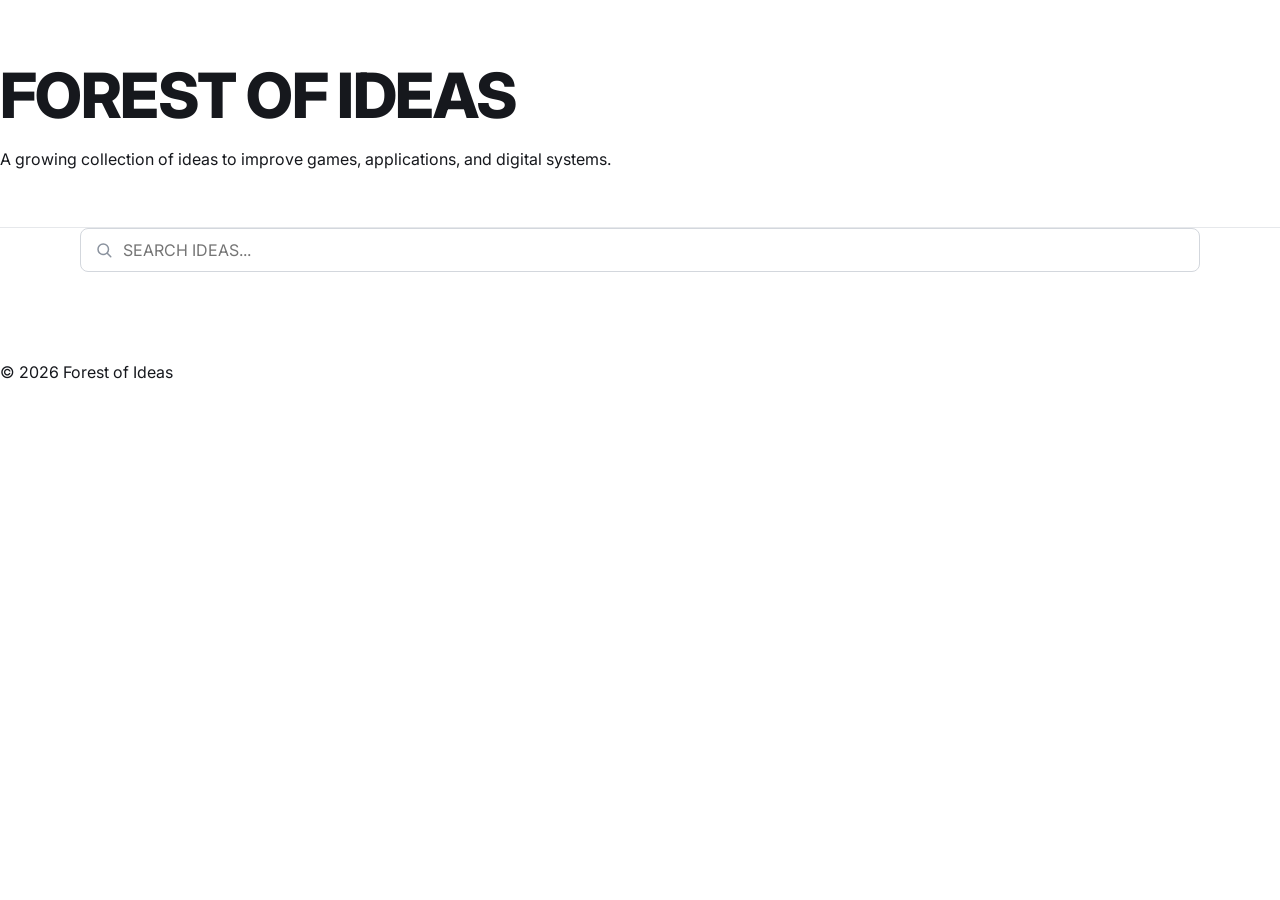
<file: index.html>
<!DOCTYPE html>
<html lang="en">

<head>
    <meta charset="UTF-8">
    <meta name="viewport" content="width=device-width, initial-scale=1.0">

    <title>Forest of Ideas – Game & App Improvement Concepts</title>

    <meta name="description"
        content="Explore Forest of Ideas – a futuristic collection of ideas to improve games, apps, and digital systems. MTG Arena improvements, UX concepts, and innovative features.">

    <meta name="keywords"
        content="game ideas, app ideas, MTG Arena improvements, UX ideas, feature ideas, software improvements, game design concepts">

    <meta name="author" content="Dawid Polakowski">

    <meta property="og:title" content="Forest of Ideas – Game & App Improvements">
    <meta property="og:description"
        content="A futuristic portal of ideas for games, apps, and digital systems. Discover MTG Arena improvements and more.">
    <meta property="og:type" content="website">
    <meta property="og:url" content="https://dawidpolakowski.github.io/forest-of-ideas/">

    <meta name="twitter:card" content="summary_large_image">
    <meta name="twitter:title" content="Forest of Ideas">
    <meta name="twitter:description" content="Ideas to improve games, apps and systems.">

    <link rel="stylesheet" href="styles.css">
    <link href="https://fonts.googleapis.com/css2?family=Inter:wght@400;500;600&display=swap" rel="stylesheet">
</head>

<body>

    <header class="hero">
        <div class="hero-content">
            <h1>FOREST OF IDEAS</h1>
            <p class="subtitle">A growing collection of ideas to improve games, applications, and digital systems.</p>
        </div>
    </header>

    <main>
        <section class="controls">
            <input type="text" id="search-input" placeholder="SEARCH IDEAS..." class="search-input">
            <div id="tags-container" class="tags-container"></div>
        </section>

        <section id="ideas-container" class="ideas-grid"></section>
    </main>

    <footer class="footer">
        <p>© 2026 Forest of Ideas</p>
    </footer>

    <script src="data.js"></script>
    <script src="app.js"></script>

</body>

</html>
</file>
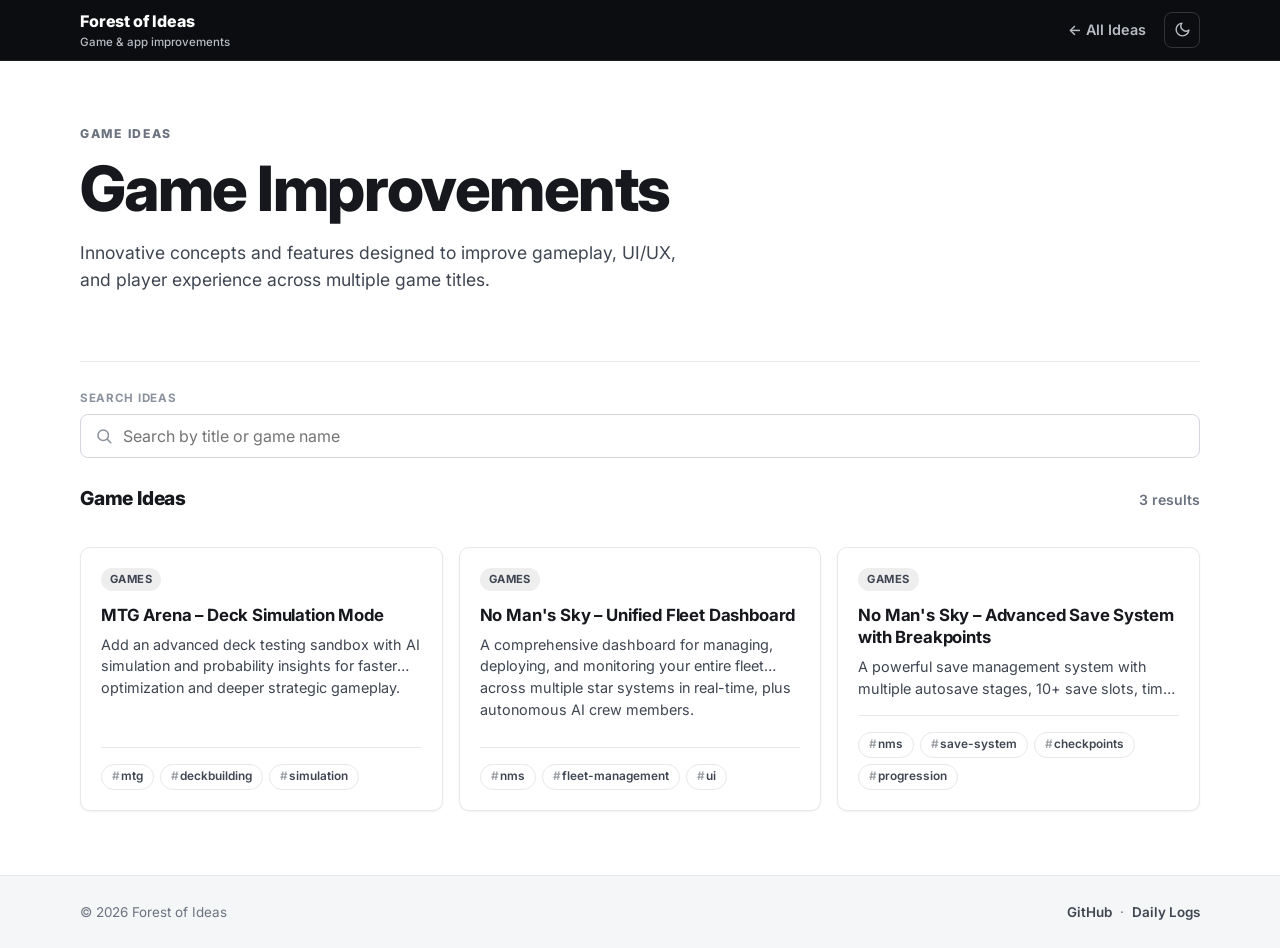
<file: games.html>
<!DOCTYPE html>
<html lang="en">

<head>
  <meta charset="UTF-8">
  <meta name="viewport" content="width=device-width, initial-scale=1.0">

  <title>Game Ideas – Forest of Ideas</title>

  <meta name="description"
    content="Game improvement ideas including MTG Arena and No Man's Sky concepts. Explore innovative gameplay features and improvements.">

  <meta name="author" content="Dawid Polakowski">

  <link rel="preconnect" href="https://fonts.googleapis.com">
  <link rel="preconnect" href="https://fonts.gstatic.com" crossorigin>
  <link href="https://fonts.googleapis.com/css2?family=Inter:wght@400;500;600;700;800&display=swap" rel="stylesheet">
  <link rel="stylesheet" href="styles.css">

  <script>
    (function () {
      function apply(t) {
        document.documentElement.dataset.theme = t;
      }
      var t = new URLSearchParams(location.search).get('theme')
        || localStorage.getItem('theme')
        || (matchMedia('(prefers-color-scheme: dark)').matches ? 'dark' : 'light');
      apply(t);
      window.__toggleTheme = function () {
        t = document.documentElement.dataset.theme === 'dark' ? 'light' : 'dark';
        localStorage.setItem('theme', t);
        apply(t);
      };
    })();
  </script>
</head>

<body>

  <header class="site-header">
    <div class="nav-inner">
      <a class="brand" href="index.html" aria-label="Forest of Ideas home">
        <span class="brand-text">
          <strong>Forest of Ideas</strong>
          <small>Game & app improvements</small>
        </span>
      </a>

      <nav class="nav-links" aria-label="Primary">
        <a href="index.html">← All Ideas</a>
        <button id="theme-toggle" class="theme-toggle" type="button" onclick="__toggleTheme()"
          aria-label="Toggle dark mode" title="Toggle theme">
          <svg class="i-moon" viewBox="0 0 24 24" fill="none" stroke="currentColor" stroke-width="2"
            stroke-linecap="round" stroke-linejoin="round">
            <path d="M21 12.8A9 9 0 1 1 11.2 3a7 7 0 0 0 9.8 9.8z" />
          </svg>
          <svg class="i-sun" viewBox="0 0 24 24" fill="none" stroke="currentColor" stroke-width="2"
            stroke-linecap="round" stroke-linejoin="round">
            <circle cx="12" cy="12" r="4.2" />
            <path d="M12 2v2.5M12 19.5V22M4.9 4.9l1.8 1.8M17.3 17.3l1.8 1.8M2 12h2.5M19.5 12H22M4.9 19.1l1.8-1.8M17.3 6.7l1.8-1.8" />
          </svg>
        </button>
      </nav>
    </div>
  </header>

  <main>
    <section class="hero">
      <p class="eyebrow">Game Ideas</p>
      <h1>Game Improvements</h1>
      <p class="hero-subtitle">
        Innovative concepts and features designed to improve gameplay, UI/UX, and player experience across multiple game titles.
      </p>
    </section>

    <section class="toolbar" aria-label="Ideas filters">
      <label class="search-field">
        <span>Search ideas</span>
        <input id="search-input" type="search" placeholder="Search by title or game name" autocomplete="off">
      </label>
    </section>

    <section class="content-section">
      <div class="section-heading">
        <h2>Game Ideas</h2>
        <span id="result-count">Loading…</span>
      </div>

      <div id="ideas-container" class="ideas-grid" aria-live="polite"></div>
    </section>
  </main>

  <footer class="site-footer">
    <div class="footer-inner">
      <span>© 2026 Forest of Ideas</span>
      <div class="footer-links">
        <a href="https://github.com/dawidpolakowski/forest-of-ideas" target="_blank" rel="noreferrer">GitHub</a>
        <span>·</span>
        <a href="https://dawidpolakowski.github.io/daily-log/" target="_blank" rel="noreferrer">Daily Logs</a>
      </div>
    </div>
  </footer>

  <script src="data.js"></script>
  <script>
    class GameIdeasPage {
      constructor() {
        this.container = document.getElementById("ideas-container");
        this.searchInput = document.getElementById("search-input");
        this.resultCount = document.getElementById("result-count");

        this.init();
      }

      init() {
        this.renderIdeas();
        this.attachEventListeners();
      }

      attachEventListeners() {
        this.searchInput.addEventListener("input", () => this.renderIdeas());
      }

      renderIdeas() {
        const searchTerm = this.searchInput.value.toLowerCase();

        const filtered = ideas.filter(idea => {
          return idea.category === "Games" && (
            idea.title.toLowerCase().includes(searchTerm) ||
            idea.tags.join(" ").toLowerCase().includes(searchTerm)
          );
        });

        this.resultCount.textContent = `${filtered.length} ${filtered.length === 1 ? 'result' : 'results'}`;

        this.container.innerHTML = "";

        if (filtered.length === 0) {
          this.container.innerHTML = '<div class="no-results">No game ideas match your search</div>';
          return;
        }

        filtered.forEach(idea => {
          const card = document.createElement("a");
          card.href = idea.file;
          card.className = "idea-card";

          card.innerHTML = `
              <div class="idea-card-link">
                  <span class="card-category">${idea.category}</span>
                  <h3>${idea.title}</h3>
                  <p class="idea-card-description">${idea.description || ''}</p>
                  <div class="idea-card-footer">
                      <div class="tags">${idea.tags.map(tag => `<span class="tag">${tag}</span>`).join("")}</div>
                  </div>
              </div>
          `;

          this.container.appendChild(card);
        });
      }
    }

    document.addEventListener("DOMContentLoaded", () => {
      new GameIdeasPage();
    });
  </script>

</body>

</html>
</file>
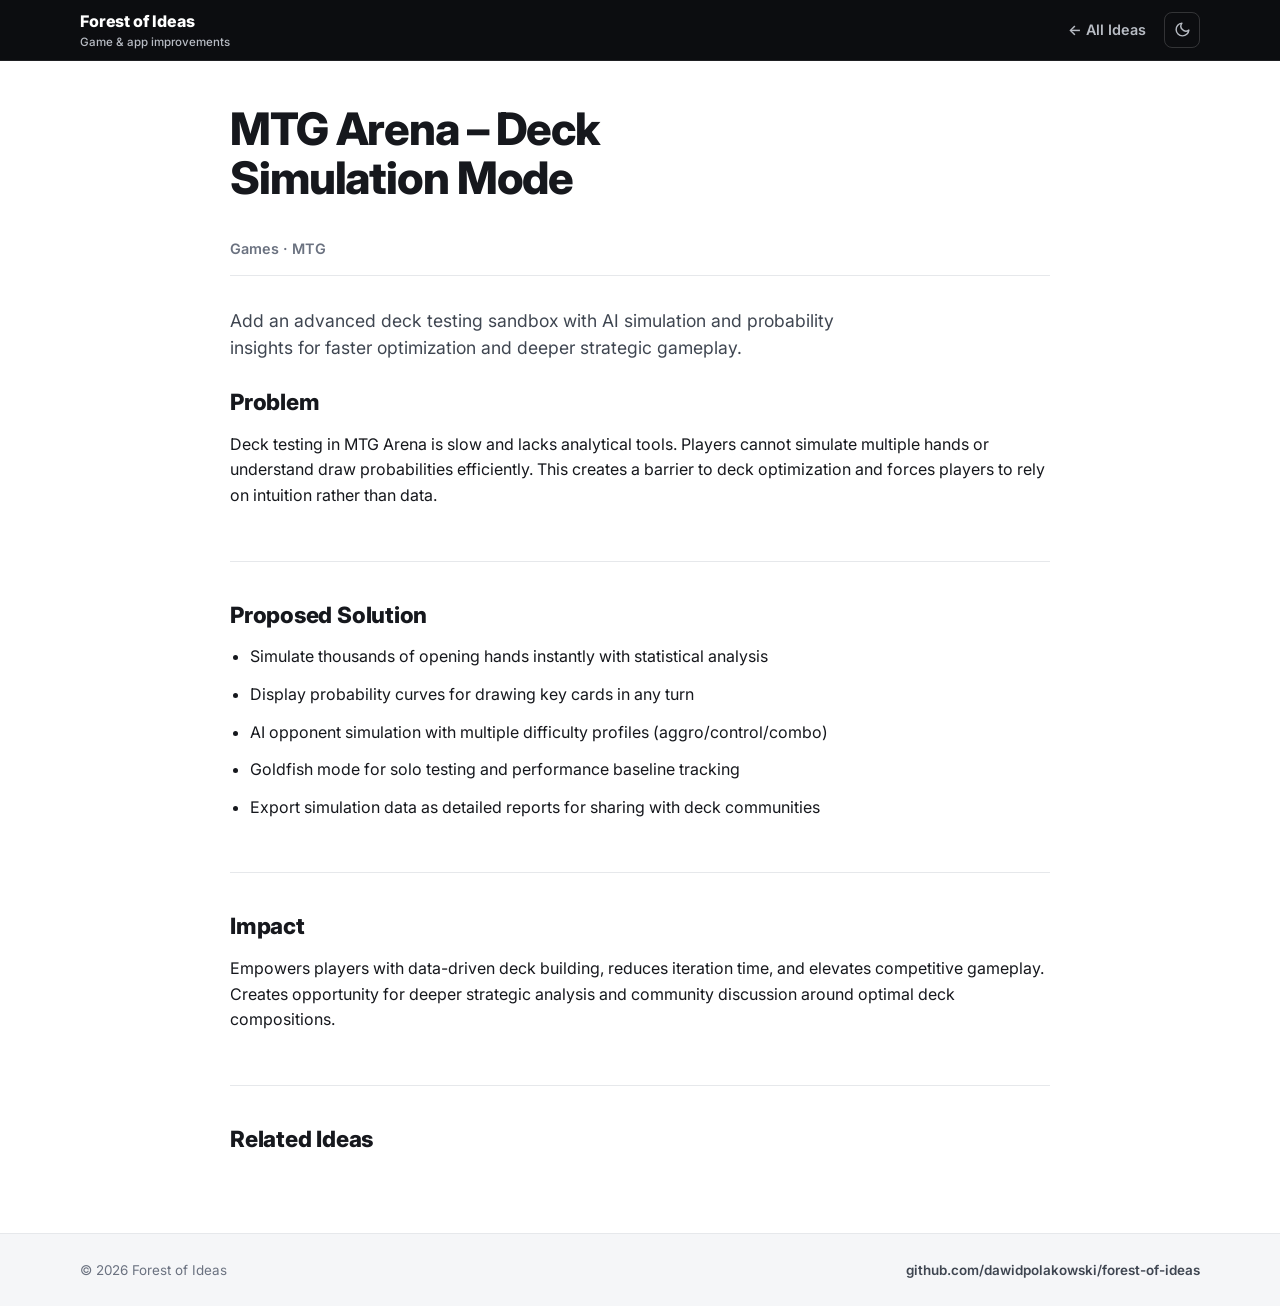
<file: ideas/mtg-arena-improvements.html>
<!DOCTYPE html>
<html lang="en">
<head>
    <meta charset="UTF-8">
    <meta name="viewport" content="width=device-width, initial-scale=1.0">
    <title>MTG Arena – Deck Simulation Mode</title>
    <link rel="preconnect" href="https://fonts.googleapis.com">
    <link rel="preconnect" href="https://fonts.gstatic.com" crossorigin>
    <link href="https://fonts.googleapis.com/css2?family=Inter:wght@400;500;600;700;800&display=swap" rel="stylesheet">
    <link rel="stylesheet" href="../styles.css">
    <script>
      (function () {
        function apply(t) {
          document.documentElement.dataset.theme = t;
        }
        var t = new URLSearchParams(location.search).get('theme')
          || localStorage.getItem('theme')
          || (matchMedia('(prefers-color-scheme: dark)').matches ? 'dark' : 'light');
        apply(t);
        window.__toggleTheme = function () {
          t = document.documentElement.dataset.theme === 'dark' ? 'light' : 'dark';
          localStorage.setItem('theme', t);
          apply(t);
        };
      })();
    </script>
</head>
<body>

    <header class="site-header">
      <div class="nav-inner">
        <a class="brand" href="../index.html" aria-label="Forest of Ideas home">
          <span class="brand-text">
            <strong>Forest of Ideas</strong>
            <small>Game & app improvements</small>
          </span>
        </a>
        <nav class="nav-links" aria-label="Primary">
          <a href="../index.html">← All Ideas</a>
          <button id="theme-toggle" class="theme-toggle" type="button" onclick="__toggleTheme()"
            aria-label="Toggle dark mode" title="Toggle theme">
            <svg class="i-moon" viewBox="0 0 24 24" fill="none" stroke="currentColor" stroke-width="2"
              stroke-linecap="round" stroke-linejoin="round">
              <path d="M21 12.8A9 9 0 1 1 11.2 3a7 7 0 0 0 9.8 9.8z" />
            </svg>
            <svg class="i-sun" viewBox="0 0 24 24" fill="none" stroke="currentColor" stroke-width="2"
              stroke-linecap="round" stroke-linejoin="round">
              <circle cx="12" cy="12" r="4.2" />
              <path d="M12 2v2.5M12 19.5V22M4.9 4.9l1.8 1.8M17.3 17.3l1.8 1.8M2 12h2.5M19.5 12H22M4.9 19.1l1.8-1.8M17.3 6.7l1.8-1.8" />
            </svg>
          </button>
        </nav>
      </div>
    </header>

    <main>
      <div class="container">
        <h1>MTG Arena – Deck Simulation Mode</h1>

        <div class="idea-page-meta">
          <span>Games · MTG</span>
        </div>

        <p class="description">
            Add an advanced deck testing sandbox with AI simulation and probability insights for faster optimization and deeper strategic gameplay.
        </p>

        <div class="section">
            <h2>Problem</h2>
            <p>
                Deck testing in MTG Arena is slow and lacks analytical tools. Players cannot simulate multiple hands or understand draw probabilities efficiently. This creates a barrier to deck optimization and forces players to rely on intuition rather than data.
            </p>
        </div>

        <div class="section">
            <h2>Proposed Solution</h2>
            <ul>
                <li>Simulate thousands of opening hands instantly with statistical analysis</li>
                <li>Display probability curves for drawing key cards in any turn</li>
                <li>AI opponent simulation with multiple difficulty profiles (aggro/control/combo)</li>
                <li>Goldfish mode for solo testing and performance baseline tracking</li>
                <li>Export simulation data as detailed reports for sharing with deck communities</li>
            </ul>
        </div>

        <div class="section">
            <h2>Impact</h2>
            <p>
                Empowers players with data-driven deck building, reduces iteration time, and elevates competitive gameplay. Creates opportunity for deeper strategic analysis and community discussion around optimal deck compositions.
            </p>
        </div>

        <div class="section">
          <h2>Related Ideas</h2>
          <div id="related-ideas" class="ideas-grid"></div>
        </div>
      </div>
    </main>

    <footer class="site-footer">
      <div class="footer-inner">
        <span>© 2026 Forest of Ideas</span>
        <a href="https://github.com/dawidpolakowski/forest-of-ideas" target="_blank" rel="noreferrer">github.com/dawidpolakowski/forest-of-ideas</a>
      </div>
    </footer>

</body>
</html>
</file>
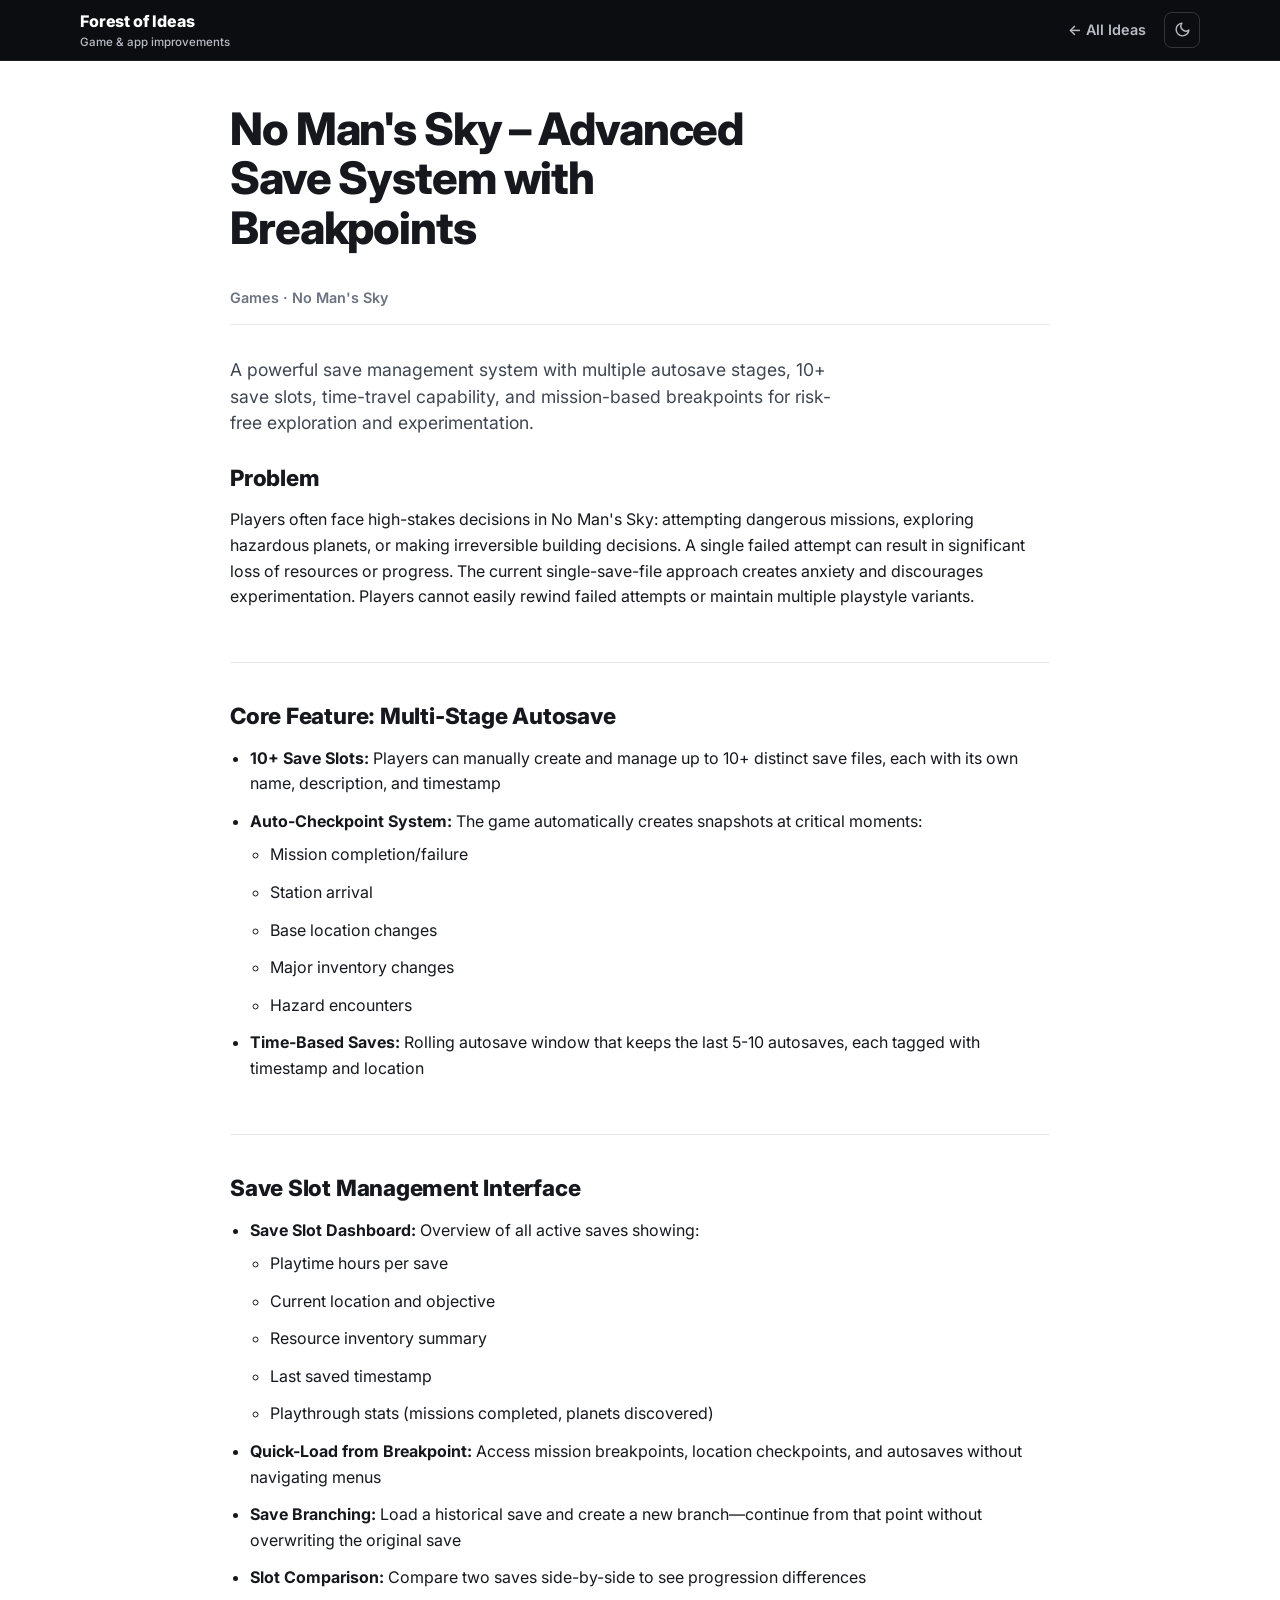
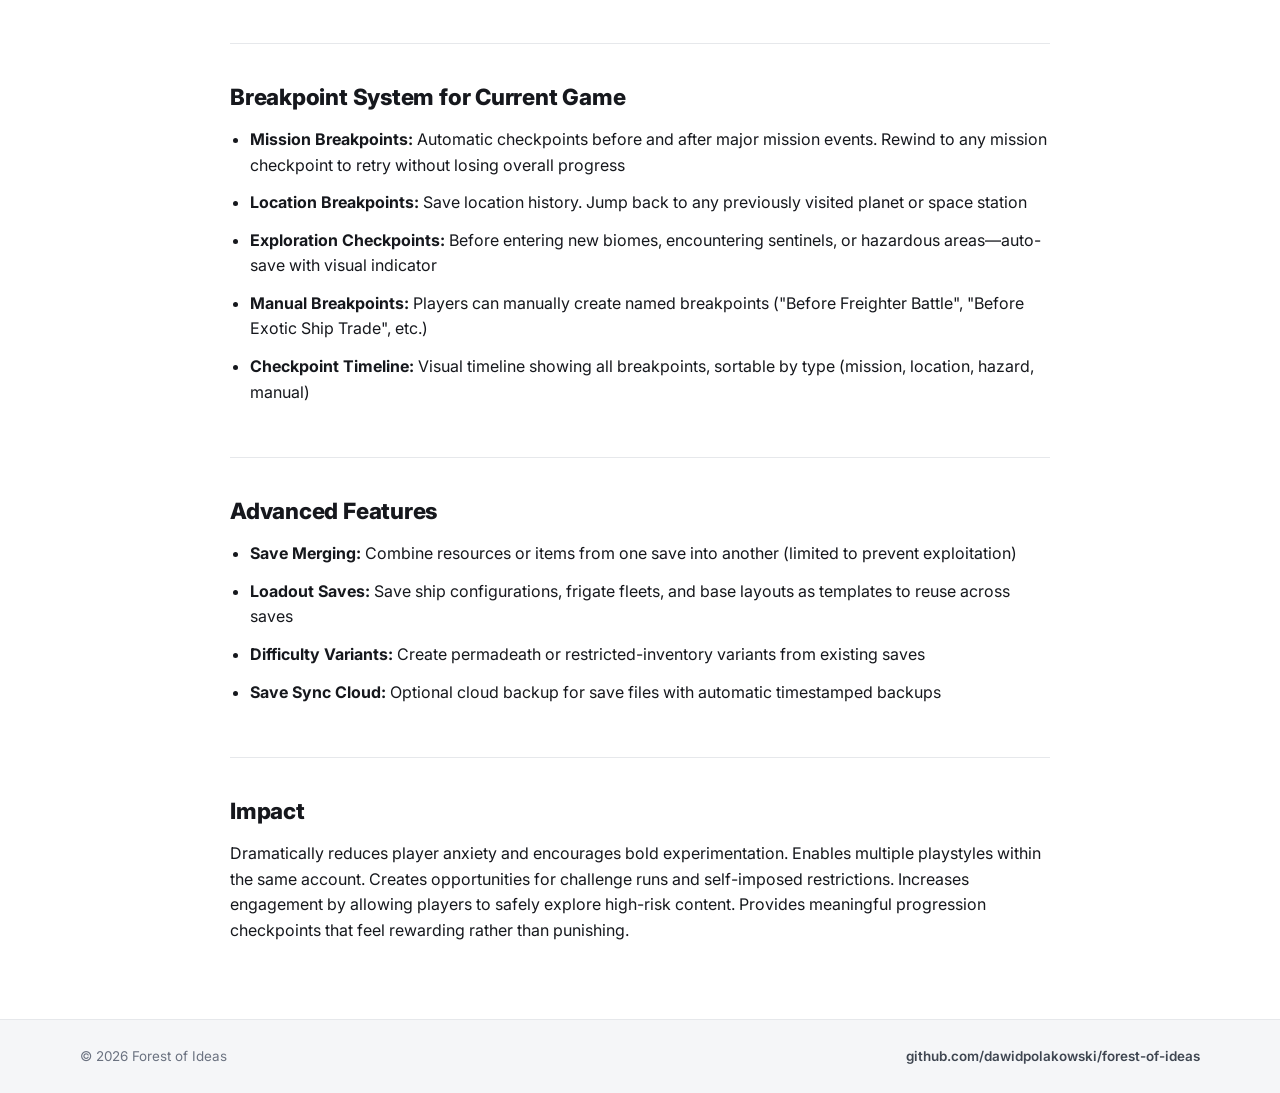
<file: ideas/no-mans-sky-advanced-save-system.html>
<!DOCTYPE html>
<html lang="en">
<head>
    <meta charset="UTF-8">
    <meta name="viewport" content="width=device-width, initial-scale=1.0">
    <title>No Man's Sky – Advanced Save System with Breakpoints</title>
    <link rel="preconnect" href="https://fonts.googleapis.com">
    <link rel="preconnect" href="https://fonts.gstatic.com" crossorigin>
    <link href="https://fonts.googleapis.com/css2?family=Inter:wght@400;500;600;700;800&display=swap" rel="stylesheet">
    <link rel="stylesheet" href="../styles.css">
    <script>
      (function () {
        function apply(t) {
          document.documentElement.dataset.theme = t;
        }
        var t = new URLSearchParams(location.search).get('theme')
          || localStorage.getItem('theme')
          || (matchMedia('(prefers-color-scheme: dark)').matches ? 'dark' : 'light');
        apply(t);
        window.__toggleTheme = function () {
          t = document.documentElement.dataset.theme === 'dark' ? 'light' : 'dark';
          localStorage.setItem('theme', t);
          apply(t);
        };
      })();
    </script>
</head>
<body>

    <header class="site-header">
      <div class="nav-inner">
        <a class="brand" href="../index.html" aria-label="Forest of Ideas home">
          <span class="brand-text">
            <strong>Forest of Ideas</strong>
            <small>Game & app improvements</small>
          </span>
        </a>
        <nav class="nav-links" aria-label="Primary">
          <a href="../index.html">← All Ideas</a>
          <button id="theme-toggle" class="theme-toggle" type="button" onclick="__toggleTheme()"
            aria-label="Toggle dark mode" title="Toggle theme">
            <svg class="i-moon" viewBox="0 0 24 24" fill="none" stroke="currentColor" stroke-width="2"
              stroke-linecap="round" stroke-linejoin="round">
              <path d="M21 12.8A9 9 0 1 1 11.2 3a7 7 0 0 0 9.8 9.8z" />
            </svg>
            <svg class="i-sun" viewBox="0 0 24 24" fill="none" stroke="currentColor" stroke-width="2"
              stroke-linecap="round" stroke-linejoin="round">
              <circle cx="12" cy="12" r="4.2" />
              <path d="M12 2v2.5M12 19.5V22M4.9 4.9l1.8 1.8M17.3 17.3l1.8 1.8M2 12h2.5M19.5 12H22M4.9 19.1l1.8-1.8M17.3 6.7l1.8-1.8" />
            </svg>
          </button>
        </nav>
      </div>
    </header>

    <main>
      <div class="container">
        <h1>No Man's Sky – Advanced Save System with Breakpoints</h1>

        <div class="idea-page-meta">
          <span>Games · No Man's Sky</span>
        </div>

        <p class="description">
            A powerful save management system with multiple autosave stages, 10+ save slots, time-travel capability, and mission-based breakpoints for risk-free exploration and experimentation.
        </p>

        <div class="section">
            <h2>Problem</h2>
            <p>
                Players often face high-stakes decisions in No Man's Sky: attempting dangerous missions, exploring hazardous planets, or making irreversible building decisions. A single failed attempt can result in significant loss of resources or progress. The current single-save-file approach creates anxiety and discourages experimentation. Players cannot easily rewind failed attempts or maintain multiple playstyle variants.
            </p>
        </div>

        <div class="section">
            <h2>Core Feature: Multi-Stage Autosave</h2>
            <ul>
                <li><strong>10+ Save Slots:</strong> Players can manually create and manage up to 10+ distinct save files, each with its own name, description, and timestamp</li>
                <li><strong>Auto-Checkpoint System:</strong> The game automatically creates snapshots at critical moments:
                    <ul style="margin-top: 8px;">
                        <li>Mission completion/failure</li>
                        <li>Station arrival</li>
                        <li>Base location changes</li>
                        <li>Major inventory changes</li>
                        <li>Hazard encounters</li>
                    </ul>
                </li>
                <li><strong>Time-Based Saves:</strong> Rolling autosave window that keeps the last 5-10 autosaves, each tagged with timestamp and location</li>
            </ul>
        </div>

        <div class="section">
            <h2>Save Slot Management Interface</h2>
            <ul>
                <li><strong>Save Slot Dashboard:</strong> Overview of all active saves showing:
                    <ul style="margin-top: 8px;">
                        <li>Playtime hours per save</li>
                        <li>Current location and objective</li>
                        <li>Resource inventory summary</li>
                        <li>Last saved timestamp</li>
                        <li>Playthrough stats (missions completed, planets discovered)</li>
                    </ul>
                </li>
                <li><strong>Quick-Load from Breakpoint:</strong> Access mission breakpoints, location checkpoints, and autosaves without navigating menus</li>
                <li><strong>Save Branching:</strong> Load a historical save and create a new branch—continue from that point without overwriting the original save</li>
                <li><strong>Slot Comparison:</strong> Compare two saves side-by-side to see progression differences</li>
            </ul>
        </div>

        <div class="section">
            <h2>Breakpoint System for Current Game</h2>
            <ul>
                <li><strong>Mission Breakpoints:</strong> Automatic checkpoints before and after major mission events. Rewind to any mission checkpoint to retry without losing overall progress</li>
                <li><strong>Location Breakpoints:</strong> Save location history. Jump back to any previously visited planet or space station</li>
                <li><strong>Exploration Checkpoints:</strong> Before entering new biomes, encountering sentinels, or hazardous areas—auto-save with visual indicator</li>
                <li><strong>Manual Breakpoints:</strong> Players can manually create named breakpoints ("Before Freighter Battle", "Before Exotic Ship Trade", etc.)</li>
                <li><strong>Checkpoint Timeline:</strong> Visual timeline showing all breakpoints, sortable by type (mission, location, hazard, manual)</li>
            </ul>
        </div>

        <div class="section">
            <h2>Advanced Features</h2>
            <ul>
                <li><strong>Save Merging:</strong> Combine resources or items from one save into another (limited to prevent exploitation)</li>
                <li><strong>Loadout Saves:</strong> Save ship configurations, frigate fleets, and base layouts as templates to reuse across saves</li>
                <li><strong>Difficulty Variants:</strong> Create permadeath or restricted-inventory variants from existing saves</li>
                <li><strong>Save Sync Cloud:</strong> Optional cloud backup for save files with automatic timestamped backups</li>
            </ul>
        </div>

        <div class="section">
            <h2>Impact</h2>
            <p>
                Dramatically reduces player anxiety and encourages bold experimentation. Enables multiple playstyles within the same account. Creates opportunities for challenge runs and self-imposed restrictions. Increases engagement by allowing players to safely explore high-risk content. Provides meaningful progression checkpoints that feel rewarding rather than punishing.
            </p>
        </div>
      </div>
    </main>

    <footer class="site-footer">
      <div class="footer-inner">
        <span>© 2026 Forest of Ideas</span>
        <a href="https://github.com/dawidpolakowski/forest-of-ideas" target="_blank" rel="noreferrer">github.com/dawidpolakowski/forest-of-ideas</a>
      </div>
    </footer>

</body>
</html>
</file>
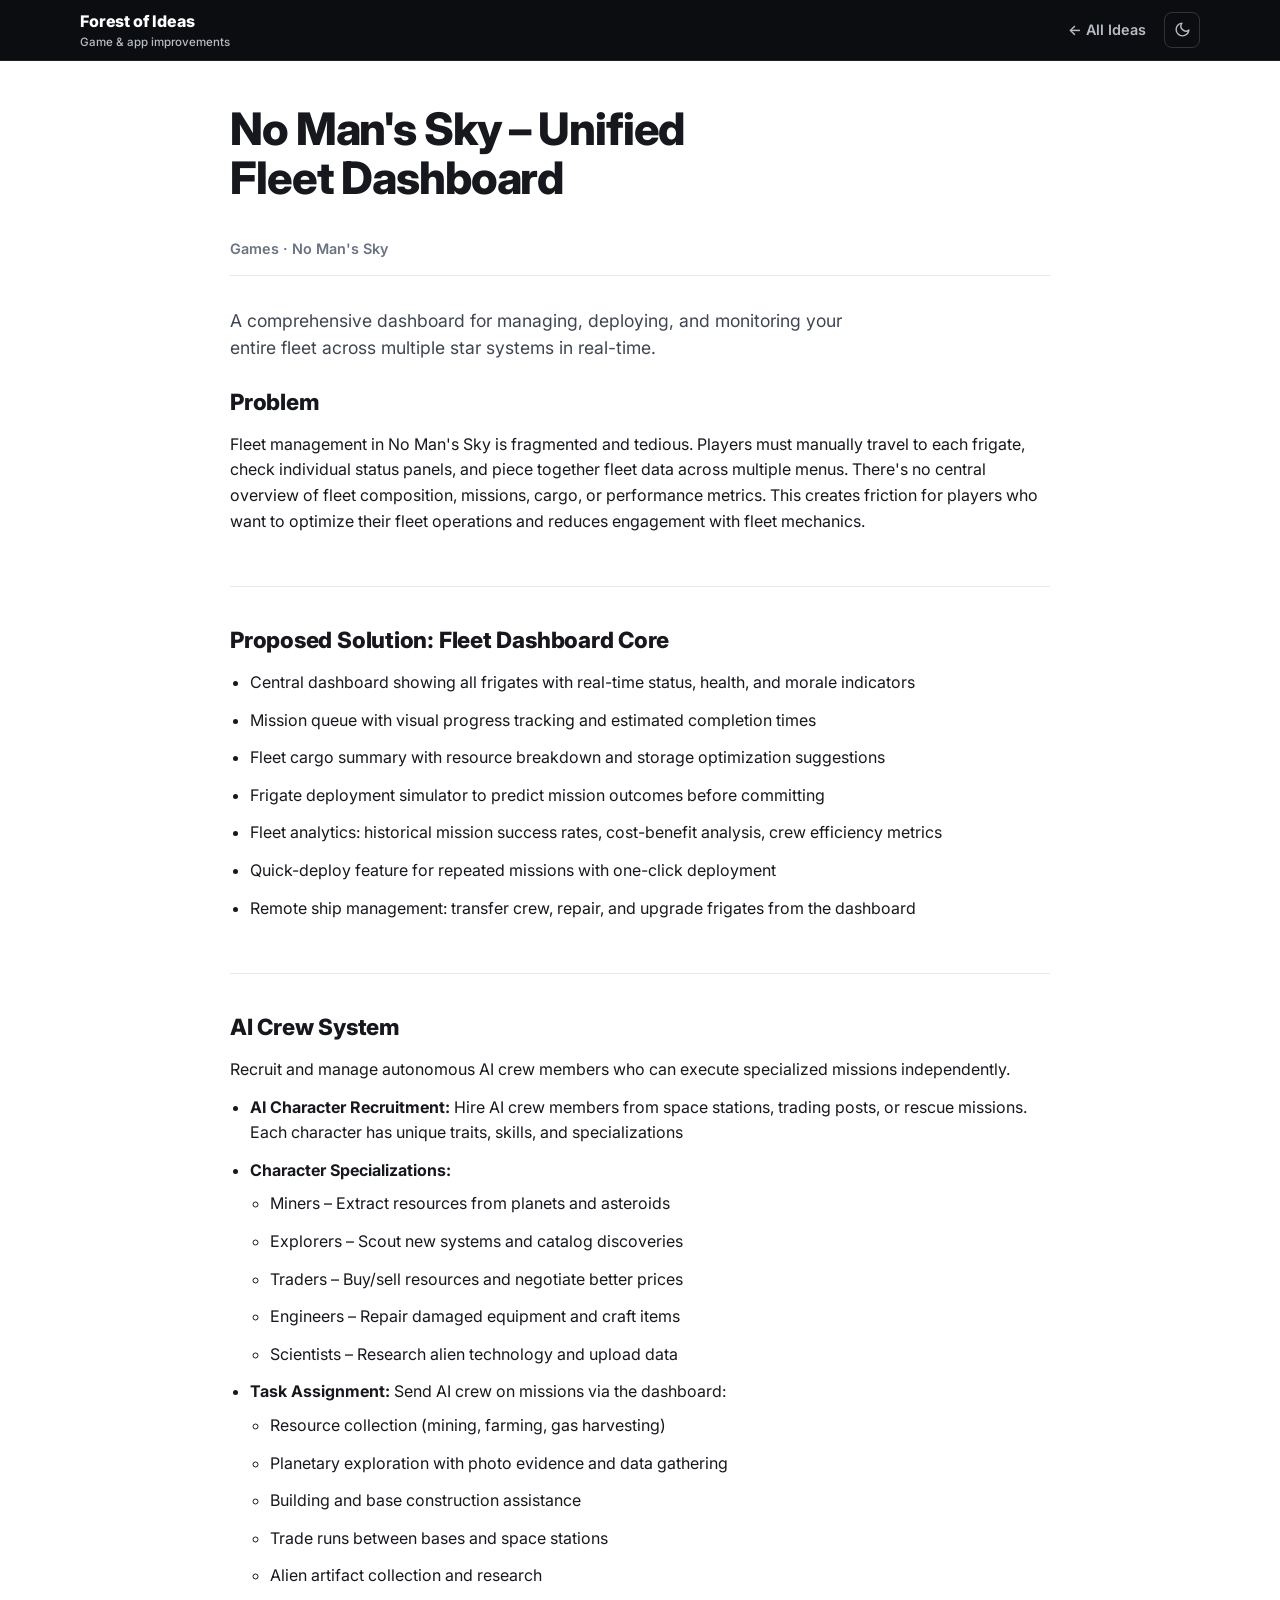
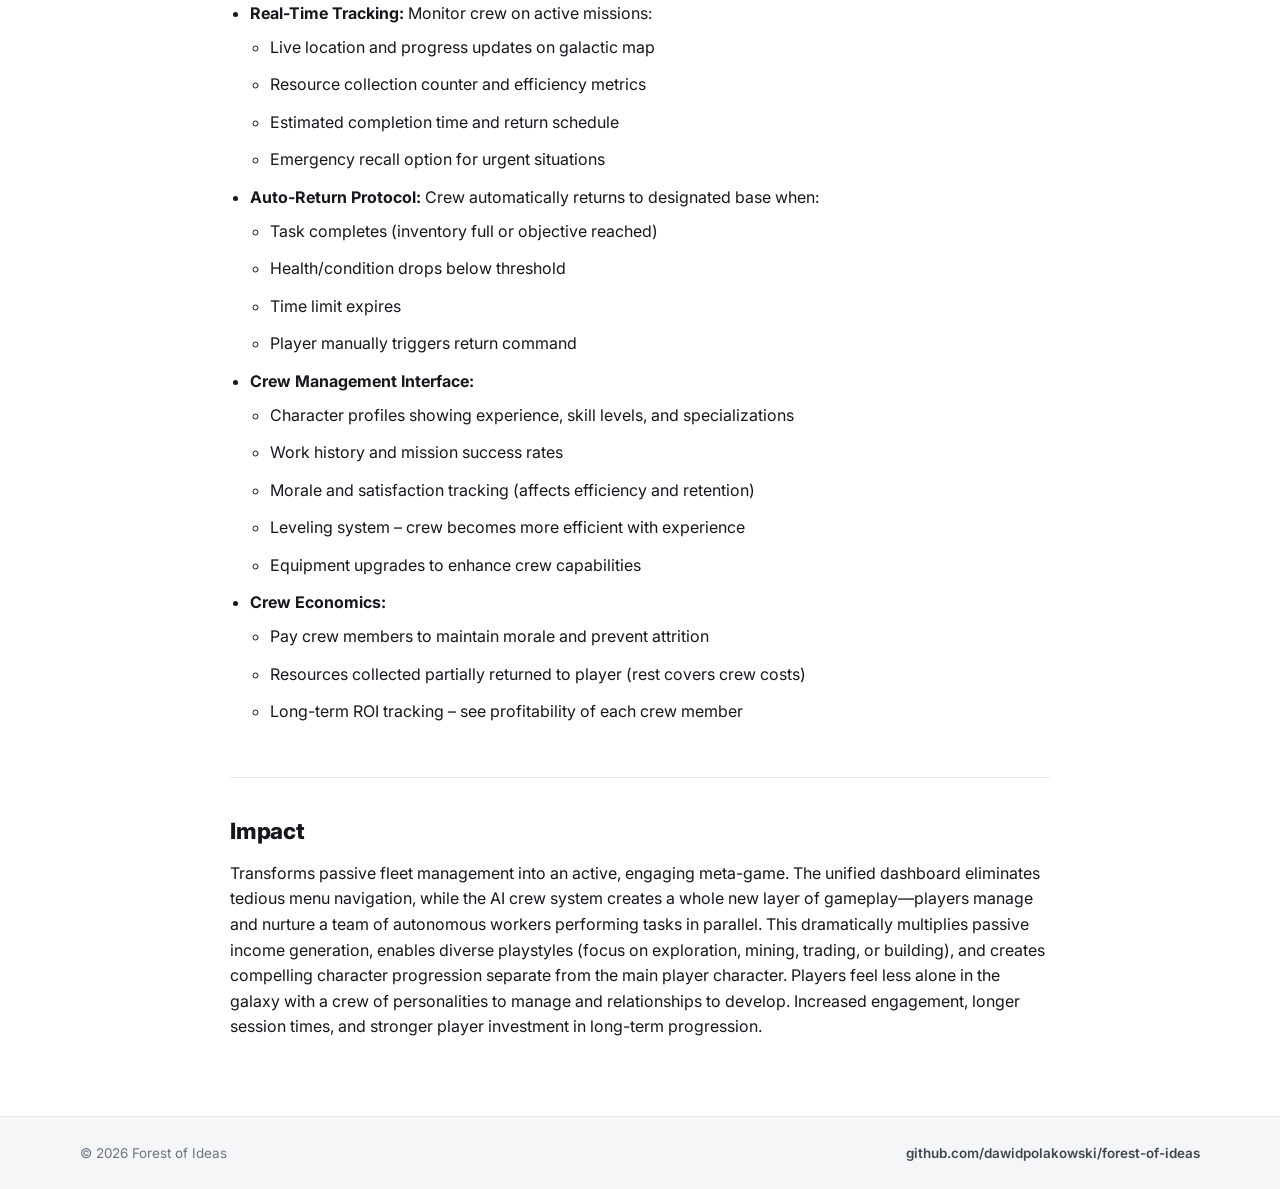
<file: ideas/no-mans-sky-fleet-dashboard.html>
<!DOCTYPE html>
<html lang="en">
<head>
    <meta charset="UTF-8">
    <meta name="viewport" content="width=device-width, initial-scale=1.0">
    <title>No Man's Sky – Unified Fleet Dashboard</title>
    <link rel="preconnect" href="https://fonts.googleapis.com">
    <link rel="preconnect" href="https://fonts.gstatic.com" crossorigin>
    <link href="https://fonts.googleapis.com/css2?family=Inter:wght@400;500;600;700;800&display=swap" rel="stylesheet">
    <link rel="stylesheet" href="../styles.css">
    <script>
      (function () {
        function apply(t) {
          document.documentElement.dataset.theme = t;
        }
        var t = new URLSearchParams(location.search).get('theme')
          || localStorage.getItem('theme')
          || (matchMedia('(prefers-color-scheme: dark)').matches ? 'dark' : 'light');
        apply(t);
        window.__toggleTheme = function () {
          t = document.documentElement.dataset.theme === 'dark' ? 'light' : 'dark';
          localStorage.setItem('theme', t);
          apply(t);
        };
      })();
    </script>
</head>
<body>

    <header class="site-header">
      <div class="nav-inner">
        <a class="brand" href="../index.html" aria-label="Forest of Ideas home">
          <span class="brand-text">
            <strong>Forest of Ideas</strong>
            <small>Game & app improvements</small>
          </span>
        </a>
        <nav class="nav-links" aria-label="Primary">
          <a href="../index.html">← All Ideas</a>
          <button id="theme-toggle" class="theme-toggle" type="button" onclick="__toggleTheme()"
            aria-label="Toggle dark mode" title="Toggle theme">
            <svg class="i-moon" viewBox="0 0 24 24" fill="none" stroke="currentColor" stroke-width="2"
              stroke-linecap="round" stroke-linejoin="round">
              <path d="M21 12.8A9 9 0 1 1 11.2 3a7 7 0 0 0 9.8 9.8z" />
            </svg>
            <svg class="i-sun" viewBox="0 0 24 24" fill="none" stroke="currentColor" stroke-width="2"
              stroke-linecap="round" stroke-linejoin="round">
              <circle cx="12" cy="12" r="4.2" />
              <path d="M12 2v2.5M12 19.5V22M4.9 4.9l1.8 1.8M17.3 17.3l1.8 1.8M2 12h2.5M19.5 12H22M4.9 19.1l1.8-1.8M17.3 6.7l1.8-1.8" />
            </svg>
          </button>
        </nav>
      </div>
    </header>

    <main>
      <div class="container">
        <h1>No Man's Sky – Unified Fleet Dashboard</h1>

        <div class="idea-page-meta">
          <span>Games · No Man's Sky</span>
        </div>

        <p class="description">
            A comprehensive dashboard for managing, deploying, and monitoring your entire fleet across multiple star systems in real-time.
        </p>

        <div class="section">
            <h2>Problem</h2>
            <p>
                Fleet management in No Man's Sky is fragmented and tedious. Players must manually travel to each frigate, check individual status panels, and piece together fleet data across multiple menus. There's no central overview of fleet composition, missions, cargo, or performance metrics. This creates friction for players who want to optimize their fleet operations and reduces engagement with fleet mechanics.
            </p>
        </div>

        <div class="section">
            <h2>Proposed Solution: Fleet Dashboard Core</h2>
            <ul>
                <li>Central dashboard showing all frigates with real-time status, health, and morale indicators</li>
                <li>Mission queue with visual progress tracking and estimated completion times</li>
                <li>Fleet cargo summary with resource breakdown and storage optimization suggestions</li>
                <li>Frigate deployment simulator to predict mission outcomes before committing</li>
                <li>Fleet analytics: historical mission success rates, cost-benefit analysis, crew efficiency metrics</li>
                <li>Quick-deploy feature for repeated missions with one-click deployment</li>
                <li>Remote ship management: transfer crew, repair, and upgrade frigates from the dashboard</li>
            </ul>
        </div>

        <div class="section">
            <h2>AI Crew System</h2>
            <p>
                Recruit and manage autonomous AI crew members who can execute specialized missions independently.
            </p>
            <ul>
                <li><strong>AI Character Recruitment:</strong> Hire AI crew members from space stations, trading posts, or rescue missions. Each character has unique traits, skills, and specializations</li>
                <li><strong>Character Specializations:</strong>
                    <ul style="margin-top: 8px;">
                        <li>Miners – Extract resources from planets and asteroids</li>
                        <li>Explorers – Scout new systems and catalog discoveries</li>
                        <li>Traders – Buy/sell resources and negotiate better prices</li>
                        <li>Engineers – Repair damaged equipment and craft items</li>
                        <li>Scientists – Research alien technology and upload data</li>
                    </ul>
                </li>
                <li><strong>Task Assignment:</strong> Send AI crew on missions via the dashboard:
                    <ul style="margin-top: 8px;">
                        <li>Resource collection (mining, farming, gas harvesting)</li>
                        <li>Planetary exploration with photo evidence and data gathering</li>
                        <li>Building and base construction assistance</li>
                        <li>Trade runs between bases and space stations</li>
                        <li>Alien artifact collection and research</li>
                    </ul>
                </li>
                <li><strong>Real-Time Tracking:</strong> Monitor crew on active missions:
                    <ul style="margin-top: 8px;">
                        <li>Live location and progress updates on galactic map</li>
                        <li>Resource collection counter and efficiency metrics</li>
                        <li>Estimated completion time and return schedule</li>
                        <li>Emergency recall option for urgent situations</li>
                    </ul>
                </li>
                <li><strong>Auto-Return Protocol:</strong> Crew automatically returns to designated base when:
                    <ul style="margin-top: 8px;">
                        <li>Task completes (inventory full or objective reached)</li>
                        <li>Health/condition drops below threshold</li>
                        <li>Time limit expires</li>
                        <li>Player manually triggers return command</li>
                    </ul>
                </li>
                <li><strong>Crew Management Interface:</strong>
                    <ul style="margin-top: 8px;">
                        <li>Character profiles showing experience, skill levels, and specializations</li>
                        <li>Work history and mission success rates</li>
                        <li>Morale and satisfaction tracking (affects efficiency and retention)</li>
                        <li>Leveling system – crew becomes more efficient with experience</li>
                        <li>Equipment upgrades to enhance crew capabilities</li>
                    </ul>
                </li>
                <li><strong>Crew Economics:</strong>
                    <ul style="margin-top: 8px;">
                        <li>Pay crew members to maintain morale and prevent attrition</li>
                        <li>Resources collected partially returned to player (rest covers crew costs)</li>
                        <li>Long-term ROI tracking – see profitability of each crew member</li>
                    </ul>
                </li>
            </ul>
        </div>

        <div class="section">
            <h2>Impact</h2>
            <p>
                Transforms passive fleet management into an active, engaging meta-game. The unified dashboard eliminates tedious menu navigation, while the AI crew system creates a whole new layer of gameplay—players manage and nurture a team of autonomous workers performing tasks in parallel. This dramatically multiplies passive income generation, enables diverse playstyles (focus on exploration, mining, trading, or building), and creates compelling character progression separate from the main player character. Players feel less alone in the galaxy with a crew of personalities to manage and relationships to develop. Increased engagement, longer session times, and stronger player investment in long-term progression.
            </p>
        </div>
      </div>
    </main>

    <footer class="site-footer">
      <div class="footer-inner">
        <span>© 2026 Forest of Ideas</span>
        <a href="https://github.com/dawidpolakowski/forest-of-ideas" target="_blank" rel="noreferrer">github.com/dawidpolakowski/forest-of-ideas</a>
      </div>
    </footer>

</body>
</html>
</file>
<file: styles.css>
:root {
  --bg: #ffffff;
  --bg-alt: #f5f6f8;
  --surface: #ffffff;
  --ink: #16181d;
  --ink-soft: #3f4651;
  --muted: #6b7280;
  --faint: #8a929e;
  --line: #e6e8eb;
  --line-strong: #d3d7dd;
  --accent: #16181d;
  --accent-strong: #000000;
  --accent-soft: rgba(16, 24, 29, 0.07);
  --focus-ring: rgba(16, 24, 29, 0.18);
  --shadow-sm: 0 1px 2px rgba(16, 18, 22, 0.06);
  --shadow-md: 0 6px 24px rgba(16, 18, 22, 0.09);
  --header-bg: #0c0d10;
  --header-ink: #ffffff;
  --header-muted: #b8bcc4;
  --radius: 10px;
  --maxw: 1120px;
}

:root[data-theme="dark"] {
  --bg: #0d1117;
  --bg-alt: #161b22;
  --surface: #161b22;
  --ink: #e6edf3;
  --ink-soft: #aeb6c0;
  --muted: #8b949e;
  --faint: #6e7681;
  --line: #2a3038;
  --line-strong: #3d444d;
  --accent: #e6edf3;
  --accent-strong: #ffffff;
  --accent-soft: rgba(230, 237, 243, 0.1);
  --focus-ring: rgba(230, 237, 243, 0.22);
  --shadow-sm: 0 1px 2px rgba(1, 4, 9, 0.5);
  --shadow-md: 0 8px 28px rgba(1, 4, 9, 0.6);
}

* {
  box-sizing: border-box;
}

html {
  scroll-behavior: smooth;
  color-scheme: light;
}

html[data-theme="dark"] {
  color-scheme: dark;
}

body {
  min-height: 100vh;
  margin: 0;
  background: var(--bg);
  color: var(--ink);
  font-family: Inter, ui-sans-serif, system-ui, -apple-system, "Segoe UI", sans-serif;
  line-height: 1.5;
  -webkit-font-smoothing: antialiased;
  transition: background 200ms ease, color 200ms ease;
}

a {
  color: var(--accent);
  text-decoration: none;
}

a:hover {
  color: var(--accent-strong);
}

button,
input,
select {
  font: inherit;
}

h1,
h2,
h3,
p {
  margin-top: 0;
}

/* === HEADER === */
.site-header {
  position: sticky;
  top: 0;
  z-index: 20;
  background: var(--header-bg);
  color: var(--header-ink);
  border-bottom: 1px solid rgba(255, 255, 255, 0.08);
}

.nav-inner {
  width: min(var(--maxw), calc(100% - 48px));
  margin: 0 auto;
  height: 60px;
  display: flex;
  align-items: center;
  justify-content: space-between;
  gap: 18px;
}

.brand {
  display: inline-flex;
  align-items: center;
  gap: 11px;
  color: var(--header-ink);
}

.brand:hover {
  color: var(--header-ink);
}

.brand-text strong {
  display: block;
  font-size: 1rem;
  font-weight: 800;
  letter-spacing: -0.01em;
}

.brand-text small {
  display: block;
  margin-top: 1px;
  font-size: 0.72rem;
  color: var(--header-muted);
  font-weight: 500;
}

.nav-links {
  display: flex;
  align-items: center;
  gap: 6px;
}

.nav-links a {
  padding: 8px 12px;
  border-radius: 7px;
  color: var(--header-muted);
  font-size: 0.9rem;
  font-weight: 600;
  transition: color 140ms ease, background 140ms ease;
}

.nav-links a:hover {
  color: #fff;
  background: rgba(255, 255, 255, 0.08);
}

.theme-toggle {
  display: inline-grid;
  place-items: center;
  width: 36px;
  height: 36px;
  border: 1px solid rgba(255, 255, 255, 0.16);
  border-radius: 8px;
  background: transparent;
  color: var(--header-muted);
  cursor: pointer;
  transition: color 140ms ease, border-color 140ms ease, background 140ms ease;
}

.theme-toggle:hover {
  color: #fff;
  background: rgba(255, 255, 255, 0.08);
}

.theme-toggle svg {
  width: 17px;
  height: 17px;
}

.theme-toggle .i-sun {
  display: none;
}

:root[data-theme="dark"] .theme-toggle .i-moon {
  display: none;
}

:root[data-theme="dark"] .theme-toggle .i-sun {
  display: block;
}

/* === MAIN LAYOUT === */
main {
  width: min(var(--maxw), calc(100% - 48px));
  margin: 0 auto;
  padding: 0 0 64px;
}

/* === HERO === */
.hero {
  padding: 64px 0 40px;
  border-bottom: 1px solid var(--line);
}

.eyebrow {
  margin: 0 0 14px;
  color: var(--muted);
  font-size: 0.76rem;
  font-weight: 800;
  letter-spacing: 0.14em;
  text-transform: uppercase;
}

.hero h1 {
  max-width: 18ch;
  margin: 0 0 18px;
  font-size: clamp(2.4rem, 5vw, 3.9rem);
  font-weight: 800;
  line-height: 1.04;
  letter-spacing: -0.025em;
}

.hero-subtitle {
  max-width: 56ch;
  margin: 0 0 28px;
  color: var(--ink-soft);
  font-size: 1.1rem;
}

.stats {
  display: flex;
  flex-wrap: wrap;
  gap: 14px;
}

.stat {
  min-width: 150px;
  flex: 1;
  border: 1px solid var(--line);
  border-radius: var(--radius);
  background: var(--surface);
  box-shadow: var(--shadow-sm);
  padding: 16px 18px;
}

.stat .num {
  display: block;
  font-size: 1.9rem;
  font-weight: 800;
  letter-spacing: -0.02em;
}

.stat .lbl {
  display: block;
  margin-top: 2px;
  color: var(--muted);
  font-size: 0.82rem;
  font-weight: 600;
}

/* === TOOLBAR === */
.toolbar {
  display: flex;
  flex-wrap: wrap;
  align-items: flex-end;
  gap: 14px;
  padding: 28px 0 18px;
}

.search-field {
  flex: 1;
  min-width: 240px;
  display: grid;
  gap: 7px;
}

.select-field {
  display: grid;
  gap: 7px;
}

.toolbar label > span {
  color: var(--faint);
  font-size: 0.72rem;
  font-weight: 700;
  letter-spacing: 0.06em;
  text-transform: uppercase;
}

input,
select {
  min-height: 44px;
  border: 1px solid var(--line-strong);
  border-radius: 8px;
  background: var(--surface);
  color: var(--ink);
  outline: none;
  transition: border-color 140ms ease, box-shadow 140ms ease;
}

input {
  width: 100%;
  padding: 0 14px 0 42px;
  background-image: url("data:image/svg+xml,%3Csvg xmlns='http://www.w3.org/2000/svg' width='18' height='18' viewBox='0 0 24 24' fill='none' stroke='%238a929e' stroke-width='2' stroke-linecap='round'%3E%3Ccircle cx='11' cy='11' r='7'/%3E%3Cpath d='M21 21l-4.3-4.3'/%3E%3C/svg%3E");
  background-repeat: no-repeat;
  background-position: 14px center;
}

select {
  min-width: 190px;
  padding: 0 14px;
}

input:focus,
select:focus {
  border-color: var(--accent);
  box-shadow: 0 0 0 3px var(--focus-ring);
}

/* === SECTION HEADING === */
.section-heading {
  display: flex;
  align-items: baseline;
  justify-content: space-between;
  gap: 16px;
  margin: 8px 0 18px;
}

.section-heading h2 {
  font-size: 1.2rem;
  font-weight: 800;
  letter-spacing: -0.01em;
}

/* === CATEGORIES SECTION === */
.categories-section {
  padding: 32px 0 28px;
  border-bottom: 1px solid var(--line);
}

.categories-grid {
  display: grid;
  grid-template-columns: repeat(auto-fill, minmax(240px, 1fr));
  gap: 16px;
}

.category-card {
  display: flex;
  flex-direction: column;
  border: 1px solid var(--line);
  border-radius: var(--radius);
  background: var(--surface);
  box-shadow: var(--shadow-sm);
  padding: 24px;
  color: var(--ink);
  text-decoration: none;
  transition: border-color 160ms ease, box-shadow 160ms ease, transform 160ms ease;
}

.category-card:hover {
  border-color: var(--line-strong);
  box-shadow: var(--shadow-md);
  transform: translateY(-3px);
}

.category-card h3 {
  margin: 0 0 8px;
  font-size: 1.3rem;
  font-weight: 700;
  letter-spacing: -0.01em;
  color: var(--accent);
}

.category-card p {
  margin: 0 0 16px;
  color: var(--ink-soft);
  font-size: 0.95rem;
  flex: 1;
}

.category-card .count {
  display: inline-block;
  font-size: 1.8rem;
  font-weight: 800;
  color: var(--accent);
}

#result-count {
  color: var(--muted);
  font-size: 0.88rem;
  font-weight: 600;
}

/* === TAGS CONTAINER === */
.tags-container {
  display: flex;
  flex-wrap: wrap;
  gap: 8px;
  margin-bottom: 24px;
}

.tags-container .tag {
  border: 1px solid var(--line);
  border-radius: 999px;
  background: transparent;
  color: var(--ink-soft);
  padding: 6px 12px;
  font-size: 0.82rem;
  font-weight: 600;
  cursor: pointer;
  transition: border-color 140ms ease, background 140ms ease, color 140ms ease;
}

.tags-container .tag::before {
  content: "#";
  opacity: 0.5;
  margin-right: 2px;
}

.tags-container .tag:hover {
  border-color: var(--accent);
  color: var(--ink);
  background: var(--accent-soft);
}

.tags-container .tag.active {
  border-color: var(--accent);
  background: var(--accent-soft);
  color: var(--accent-strong);
  font-weight: 700;
}

/* === IDEAS GRID === */
.ideas-grid {
  display: grid;
  grid-template-columns: repeat(auto-fill, minmax(280px, 1fr));
  gap: 16px;
}

/* === IDEA CARD === */
.idea-card {
  display: flex;
  flex-direction: column;
  border: 1px solid var(--line);
  border-radius: var(--radius);
  background: var(--surface);
  box-shadow: var(--shadow-sm);
  transition: border-color 160ms ease, box-shadow 160ms ease, transform 160ms ease;
  min-height: 200px;
}

.idea-card:hover {
  border-color: var(--line-strong);
  box-shadow: var(--shadow-md);
  transform: translateY(-3px);
}

.idea-card-link {
  display: flex;
  flex: 1;
  flex-direction: column;
  padding: 20px;
  color: var(--ink);
}

.idea-card-link:hover {
  color: var(--ink);
}

.card-category {
  align-self: flex-start;
  padding: 3px 9px;
  border-radius: 999px;
  background: var(--accent-soft);
  color: var(--ink-soft);
  font-size: 0.7rem;
  font-weight: 700;
  letter-spacing: 0.04em;
  text-transform: uppercase;
}

.idea-card h3 {
  margin: 13px 0 8px;
  font-size: 1.05rem;
  font-weight: 700;
  line-height: 1.32;
  letter-spacing: -0.01em;
  overflow-wrap: anywhere;
}

.idea-card-description {
  margin: 0;
  color: var(--ink-soft);
  font-size: 0.9rem;
  line-height: 1.5;
  display: -webkit-box;
  -webkit-line-clamp: 2;
  -webkit-box-orient: vertical;
  overflow: hidden;
  flex: 1;
}

.idea-card-footer {
  display: flex;
  align-items: center;
  justify-content: space-between;
  margin-top: 16px;
  padding-top: 16px;
  border-top: 1px solid var(--line);
  color: var(--muted);
  font-size: 0.84rem;
  font-weight: 600;
}

.idea-card-footer .tags {
  display: flex;
  flex-wrap: wrap;
  gap: 6px;
}

.tag {
  border: 1px solid var(--line);
  border-radius: 999px;
  background: transparent;
  color: var(--ink-soft);
  padding: 3px 10px;
  font-size: 0.74rem;
  font-weight: 600;
  cursor: pointer;
  transition: border-color 140ms ease, background 140ms ease, color 140ms ease;
}

.tag::before {
  content: "#";
  opacity: 0.5;
  margin-right: 1px;
}

.tag:hover {
  border-color: var(--accent);
  color: var(--ink);
  background: var(--accent-soft);
}

/* === NO RESULTS === */
.no-results {
  grid-column: 1 / -1;
  border: 1px dashed var(--line-strong);
  border-radius: var(--radius);
  background: var(--bg-alt);
  color: var(--muted);
  padding: 44px;
  text-align: center;
  font-weight: 500;
}

/* === IDEA PAGE STYLES === */
.container {
  max-width: 820px;
  margin: 44px auto 0;
}

.back {
  display: inline-flex;
  align-items: center;
  gap: 6px;
  margin-bottom: 20px;
  color: var(--muted);
  font-size: 0.9rem;
  font-weight: 600;
}

.back:hover {
  color: var(--ink);
}

.container h1 {
  max-width: 18ch;
  margin: 0 0 18px;
  font-size: clamp(2rem, 4vw, 2.8rem);
  font-weight: 800;
  line-height: 1.1;
  letter-spacing: -0.025em;
}

.idea-page-meta {
  padding: 16px 0;
  border-bottom: 1px solid var(--line);
  margin-bottom: 32px;
}

.idea-page-meta span {
  display: block;
  color: var(--muted);
  font-size: 0.9rem;
  font-weight: 600;
}

.description {
  max-width: 56ch;
  color: var(--ink-soft);
  font-size: 1.1rem;
  margin: 0 0 28px;
}

.section {
  margin-bottom: 40px;
  padding-bottom: 40px;
  border-bottom: 1px solid var(--line);
}

.section:last-child {
  border-bottom: none;
  margin-bottom: 0;
  padding-bottom: 0;
}

.section h2 {
  margin: 0 0 16px;
  font-size: 1.4rem;
  font-weight: 800;
  letter-spacing: -0.01em;
  line-height: 1.2;
}

.section p {
  color: var(--ink);
  line-height: 1.6;
  margin-bottom: 12px;
}

.section ul {
  margin: 0 0 0 20px;
  padding: 0;
}

.section li {
  margin-bottom: 12px;
  color: var(--ink);
  line-height: 1.6;
}

.section li strong {
  font-weight: 700;
  color: var(--accent);
}

/* === FOOTER === */
.site-footer {
  border-top: 1px solid var(--line);
  background: var(--bg-alt);
}

.footer-inner {
  width: min(var(--maxw), calc(100% - 48px));
  margin: 0 auto;
  padding: 26px 0;
  display: flex;
  flex-wrap: wrap;
  align-items: center;
  justify-content: space-between;
  gap: 12px;
  color: var(--muted);
  font-size: 0.84rem;
}

.footer-inner a {
  color: var(--ink-soft);
  font-weight: 600;
}

.footer-links {
  display: flex;
  align-items: center;
  gap: 8px;
}

/* === RESPONSIVE === */
@media (max-width: 720px) {
  .nav-inner,
  main,
  .footer-inner {
    width: calc(100% - 32px);
  }

  .hero {
    padding: 44px 0 32px;
  }

  .toolbar {
    flex-direction: column;
    align-items: stretch;
  }

  select {
    width: 100%;
  }

  .container {
    margin: 32px auto 0;
  }
}
</file>
